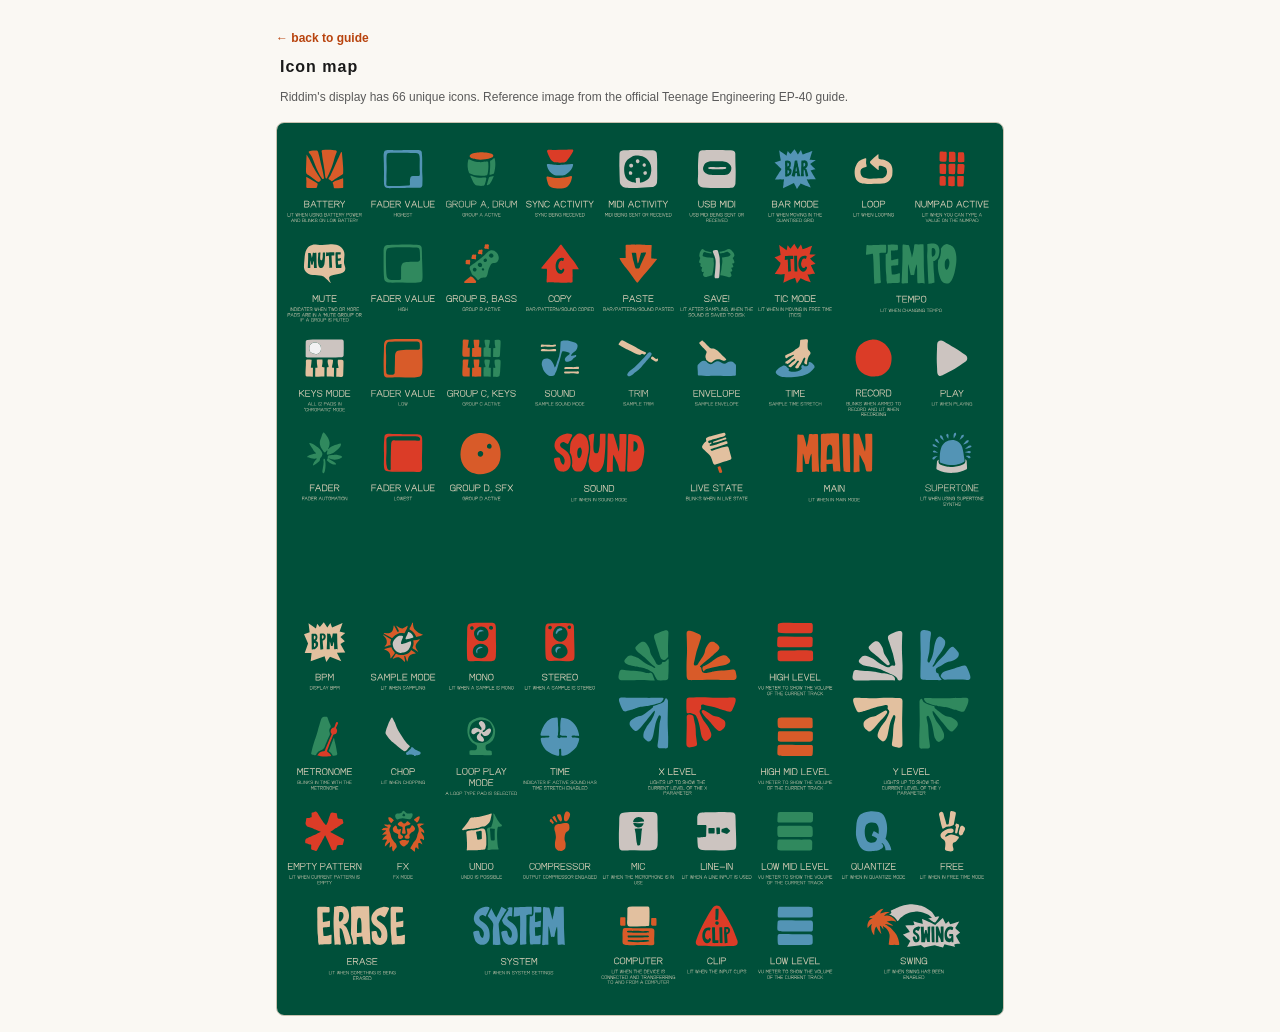
<file: icons.html>
<!DOCTYPE html>
<html lang="en">
<head>
  <meta charset="UTF-8">
  <meta name="viewport" content="width=device-width, initial-scale=1.0">
  <title>Icon map — Riddim</title>
  <link rel="icon" type="image/png" sizes="32x32" href="assets/favicon-32.png">
  <link rel="icon" type="image/png" sizes="16x16" href="assets/favicon-16.png">
  <link rel="apple-touch-icon" sizes="180x180" href="assets/apple-touch-icon.png">
  <meta name="theme-color" content="#2a7c44">
  <link rel="stylesheet" href="css/main.css">
</head>
<body>
  <div class="rd-app">
    <div class="rd-page-nav">
      <a href="index.html">← back to guide</a>
    </div>
    <h1 class="rd-sections-title">Icon map</h1>
    <p class="rd-sections-sub">Riddim's display has 66 unique icons. Reference image from the official Teenage Engineering EP-40 guide.</p>
    <img src="assets/icon-map.svg" alt="Riddim icon map" class="rd-ref-img">
  </div>
</body>
</html>
</file>
<file: css/main.css>
/* =============================================================================
   main.css — Riddim + Ting Learning Guide
   Photo-accurate skeuomorphic styling with dark labels, combo mode, sections
   ============================================================================= */

* { box-sizing: border-box; }

body {
  margin: 0;
  font-family: 'Helvetica Neue', Arial, sans-serif;
  color: #1a1a1a;
  background: #faf8f3;
  -webkit-font-smoothing: antialiased;
}

.rd-app {
  max-width: 760px;
  margin: 0 auto;
  padding: 16px;
}

kbd {
  display: inline-block;
  padding: 1px 5px;
  background: #2c2c2a;
  color: #f4f1ea;
  border-radius: 3px;
  font-family: 'Courier New', monospace;
  font-size: 11px;
  font-weight: 700;
  margin: 0 2px;
}

code {
  background: rgba(0, 0, 0, 0.06);
  padding: 1px 4px;
  border-radius: 2px;
  font-size: 11px;
}

/* ============================================================================
   TOP BAR
   ============================================================================ */

.rd-topbar {
  display: flex;
  flex-wrap: wrap;
  align-items: center;
  gap: 8px;
  padding: 10px 12px;
  background: #f4f1ea;
  border: 1px solid #c8c2b0;
  border-radius: 10px;
  margin-bottom: 12px;
}
.rd-topbar h2 {
  margin: 0;
  font-size: 14px;
  font-weight: 700;
  letter-spacing: 1.5px;
  color: #2c2c2a;
  flex-shrink: 0;
}
.rd-search-wrap {
  position: relative;
  flex: 1;
  min-width: 180px;
}
.rd-search {
  width: 100%;
  padding: 8px 12px;
  border: 1px solid #b8b1a0;
  border-radius: 6px;
  font-size: 13px;
  background: #fff;
  outline: none;
  font-family: inherit;
}
.rd-search:focus { border-color: #f2691f; box-shadow: 0 0 0 2px rgba(242, 105, 31, 0.2); }
.rd-topbar-actions {
  display: flex;
  gap: 6px;
  flex-wrap: wrap;
}
.rd-btn-base {
  padding: 7px 12px;
  border: 1px solid #888;
  background: #fff;
  color: #1a1a1a;
  font-size: 11px;
  font-weight: 600;
  border-radius: 6px;
  cursor: pointer;
  letter-spacing: 0.5px;
  font-family: inherit;
}
.rd-btn-base:hover { background: #f0ebe0; }
.rd-btn-base.active { background: #1a1a1a; color: #f4f1ea; border-color: #1a1a1a; }
.rd-btn-base.active.combo { background: #f2691f; border-color: #b8430d; color: #1a1a1a; }
.rd-btn-base.active.ting { background: #1a4d1a; border-color: #0a2d0a; color: #f5f0e0; }

/* ============================================================================
   RESULTS DROPDOWN
   ============================================================================ */

.rd-results {
  background: #fff;
  border: 1px solid #c8c2b0;
  border-radius: 8px;
  max-height: 240px;
  overflow-y: auto;
  margin-bottom: 8px;
  display: none;
}
.rd-results.visible { display: block; }
.rd-result {
  padding: 8px 12px;
  border-bottom: 1px solid #f0ebe0;
  cursor: pointer;
  font-size: 12px;
}
.rd-result:hover { background: #f4f1ea; }
.rd-result:last-child { border-bottom: none; }
.rd-r-name { font-weight: 600; color: #1a1a1a; }
.rd-r-cat { font-size: 10px; color: #888; letter-spacing: 0.5px; margin-top: 2px; }

/* ============================================================================
   COMBO BAR (reverse search)
   ============================================================================ */

.rd-combo-bar {
  background: #fff7e6;
  border: 2px solid #f2691f;
  border-radius: 8px;
  padding: 10px 12px;
  margin-bottom: 12px;
  display: none;
}
.rd-combo-bar.visible { display: block; }
.rd-combo-head {
  display: flex;
  align-items: center;
  gap: 8px;
  margin-bottom: 6px;
  flex-wrap: wrap;
}
.rd-combo-head .label {
  font-size: 11px;
  font-weight: 700;
  letter-spacing: 1px;
  color: #b8430d;
}
.rd-combo-head .actions { margin-left: auto; display: flex; gap: 4px; }
.rd-combo-head .actions button {
  padding: 3px 8px;
  font-size: 10px;
  border: 1px solid #b8430d;
  background: #fff;
  color: #b8430d;
  border-radius: 4px;
  cursor: pointer;
  font-weight: 600;
}
.rd-combo-buffer {
  display: flex;
  flex-wrap: wrap;
  gap: 4px;
  align-items: center;
  min-height: 24px;
}
.rd-combo-hint { font-size: 11px; color: #888; font-style: italic; }
.rd-combo-chip {
  display: inline-block;
  padding: 3px 8px;
  border-radius: 4px;
  font-size: 11px;
  font-weight: 700;
  font-family: 'Courier New', monospace;
  color: #fff;
}
.rd-combo-chip.s1 { background: #f2691f; }
.rd-combo-chip.s2 { background: #4a9fe2; }
.rd-combo-chip.s3 { background: #7a2ac9; }
.rd-combo-chip.s4 { background: #1a4d1a; }
.rd-combo-chip.s5 { background: #c93a0e; }
.rd-combo-match { margin-top: 6px; font-size: 12px; }
.rd-combo-found { color: #1a4d1a; font-weight: 500; padding: 6px 8px; background: rgba(26, 77, 26, 0.08); border-radius: 4px; }
.rd-combo-found b { color: #0a2d0a; }
.rd-combo-partial { color: #b8430d; font-style: italic; padding: 4px 0; }
.rd-combo-none { color: #c93a0e; padding: 4px 0; }

/* Hint cursor when combo mode active */
body.combo-active [data-btn] { cursor: crosshair; }

/* ============================================================================
   DEVICE — outer chassis & top deck
   ============================================================================ */

.rd-stage { position: relative; }

.rd-device {
  position: relative;
  background: #e8dfc4;
  border: 1px solid #b8b1a0;
  border-radius: 14px;
  overflow: visible;
  box-shadow: 0 1px 0 #fff inset, 0 2px 4px rgba(0, 0, 0, 0.08);
}

.rd-iorow {
  display: flex;
  gap: 5px;
  padding: 6px 16px 0;
  height: 30px;
  align-items: flex-end;
  position: relative;
  z-index: 3;
}
.rd-iotab {
  padding: 6px 14px 4px;
  font-size: 9px;
  font-weight: 800;
  letter-spacing: 1.5px;
  border-radius: 5px 5px 0 0;
  display: flex;
  align-items: center;
  justify-content: center;
  min-width: 44px;
  border: 1px solid rgba(0, 0, 0, 0.15);
  border-bottom: none;
  box-shadow: inset 0 1px 0 rgba(255, 255, 255, 0.4);
}
.rd-iotab.cream { background: #f5f0e0; color: #1a4d1a; }
.rd-iotab.orange { background: #f2691f; color: #1a1a1a; } /* black on orange */
.rd-iotab.green { background: #1a4d1a; color: #f5f0e0; position: relative; } /* cream on green */
.rd-iotab.spacer { flex: 1; min-width: 0; padding: 0; background: transparent; border: none; box-shadow: none; position: relative; }

.rd-power-btn {
  position: absolute;
  top: -12px;
  right: 14px;
  width: 8px;
  height: 14px;
  background: #f2691f;
  border-radius: 2px 2px 0 0;
  border: 1px solid #b8430d;
}

.rd-greenpair { display: flex; gap: 0; position: relative; }
.rd-greenpair .rd-iotab { border-radius: 0; }
.rd-greenpair .rd-iotab:first-child { border-radius: 5px 0 0 0; }
.rd-greenpair .rd-iotab:last-child { border-radius: 0 5px 0 0; border-left: 1px solid rgba(0, 0, 0, 0.3); }
.rd-iotop {
  position: absolute;
  top: -10px;
  left: 0;
  right: 0;
  display: flex;
  justify-content: space-around;
  font-size: 7px;
  letter-spacing: 1px;
  color: #5a5a5a;
  font-weight: 800;
  padding: 0 4px;
}

/* ============================================================================
   LCD strip
   ============================================================================ */

.rd-page-nav { padding: 12px 0; }
.rd-page-nav a { color: #b8430d; font-size: 12px; font-weight: 600; text-decoration: none; }
.rd-page-nav a:hover { text-decoration: underline; }

.rd-ref-img {
  width: 100%;
  height: auto;
  display: block;
  margin-top: 16px;
  border-radius: 8px;
  border: 1px solid #c8c2b0;
}
   
.rd-lcd-container { position: relative; margin: 0 16px; }
.rd-lcd {
  background: linear-gradient(180deg, #3da84a 0%, #2e8b3a 100%);
  border: 1px solid #1a4d1a;
  border-radius: 6px;
  padding: 90px 14px 10px;
  position: relative;
  min-height: 170px;
  box-shadow: inset 0 2px 4px rgba(0, 0, 0, 0.3), inset 0 -1px 2px rgba(0, 0, 0, 0.2);
}
.rd-lcd::before {
  content: '';
  position: absolute;
  top: 0;
  left: 8px;
  right: 8px;
  height: 30px;
  background: linear-gradient(180deg, rgba(255, 255, 255, 0.18) 0%, rgba(255, 255, 255, 0) 100%);
  border-radius: 6px 6px 0 0;
  pointer-events: none;
}
.rd-lcd-screw {
  position: absolute;
  left: 50%;
  transform: translateX(-50%);
  width: 5px;
  height: 5px;
  background: #0a2d0a;
  border-radius: 50%;
  box-shadow: inset 0 1px 1px rgba(0, 0, 0, 0.4);
}
.rd-lcd-screw.t { top: 6px; }
.rd-lcd-screw.b { bottom: 6px; }

/* Brand plate overlapping LCD */
.rd-brandplate {
  position: absolute;
  top: -2px;
  left: 6px;
  right: 130px;
  background: #f8f1e0;
  border: 1px solid #d4cdb6;
  border-radius: 6px;
  padding: 14px 18px 12px;
  z-index: 2;
  box-shadow: 0 4px 8px rgba(0, 0, 0, 0.18), 0 1px 0 rgba(255, 255, 255, 0.7) inset;
}
.rd-brandplate::before, .rd-brandplate::after, .rd-brandplate .scr3, .rd-brandplate .scr4 {
  content: '';
  position: absolute;
  width: 4px;
  height: 4px;
  background: #c8c2b0;
  border-radius: 50%;
  box-shadow: inset 0 1px 1px rgba(0, 0, 0, 0.3);
}
.rd-brandplate::before { top: 6px; left: 6px; }
.rd-brandplate::after { top: 6px; right: 6px; }
.rd-brandplate .scr3 { bottom: 6px; left: 6px; }
.rd-brandplate .scr4 { bottom: 6px; right: 6px; }
.rd-logo {
  font-family: 'Arial Black', Arial, sans-serif;
  font-size: 34px;
  font-weight: 900;
  color: #1a4d1a;
  letter-spacing: -1.5px;
  line-height: 0.9;
  display: inline-block;
  transform: scaleX(0.9);
  transform-origin: left;
}
.rd-supertone {
  font-size: 12px;
  color: #f2691f;
  letter-spacing: 3px;
  font-weight: 800;
  margin-top: 2px;
}

/* Speaker overlapping LCD */
.rd-speaker-housing {
  position: absolute;
  top: -2px;
  right: 6px;
  width: 118px;
  height: 96px;
  background: #e8dfc4;
  border: 1px solid #d4cdb6;
  border-radius: 6px;
  padding: 6px;
  z-index: 2;
  box-shadow: 0 4px 8px rgba(0, 0, 0, 0.18), inset 0 1px 0 rgba(255, 255, 255, 0.4);
  display: flex;
  align-items: center;
  justify-content: center;
}
.rd-speaker-housing::before, .rd-speaker-housing::after {
  content: '';
  position: absolute;
  width: 3px;
  height: 3px;
  background: #888;
  border-radius: 50%;
}
.rd-speaker-housing::before { top: 4px; left: 4px; }
.rd-speaker-housing::after { bottom: 4px; right: 4px; }
.rd-speaker {
  width: 100%;
  height: 100%;
  background: repeating-linear-gradient(180deg, #1a3a1a 0px, #1a3a1a 4px, #e8dfc4 4px, #e8dfc4 7px);
  border-radius: 3px;
  position: relative;
  overflow: hidden;
}
.rd-speaker::before {
  content: '';
  position: absolute;
  top: 50%;
  left: 50%;
  transform: translate(-50%, -50%);
  width: 60px;
  height: 60px;
  border-radius: 50%;
  background: radial-gradient(circle at 35% 35%, #3a5a3a 0%, #0a1a0a 75%);
  border: 1px solid #0a0a0a;
}
.rd-speaker::after {
  content: '';
  position: absolute;
  top: 50%;
  left: 50%;
  transform: translate(-50%, -50%);
  width: 18px;
  height: 18px;
  border-radius: 50%;
  background: #0a0a0a;
  box-shadow: 0 0 0 2px #2a3a2a, 0 1px 1px rgba(255, 255, 255, 0.1) inset;
}

/* LCD content */
.rd-lcd-content {
  display: grid;
  grid-template-columns: 1fr 88px 1fr;
  gap: 8px;
  align-items: center;
  margin-top: 6px;
}
.rd-lcd-icons {
  display: flex;
  flex-wrap: wrap;
  gap: 3px;
  align-items: center;
  align-content: center;
}
.rd-lcd-icons svg { width: 18px; height: 18px; display: block; flex-shrink: 0; }
.rd-lcd-icons .txt {
  font-size: 8px;
  letter-spacing: 0.5px;
  padding: 2px 4px;
  background: #0d2a08;
  color: #5db94f;
  border-radius: 2px;
  font-weight: 800;
  line-height: 1;
}
.rd-lcd-icons .txt.bl { background: #4a9fe2; color: #fff; }
.rd-lcd-display {
  background: #0d2a08;
  border-radius: 3px;
  padding: 6px 8px;
  text-align: center;
  box-shadow: inset 0 2px 4px rgba(0, 0, 0, 0.6);
  border: 1px solid #0a2d0a;
}
.rd-lcd-display .seg {
  font-family: 'Courier New', monospace;
  font-size: 22px;
  font-weight: 700;
  color: #b8e8aa;
  letter-spacing: 3px;
}
.rd-lcd-bottom {
  display: flex;
  align-items: center;
  gap: 5px;
  margin-top: 8px;
  padding-top: 6px;
  border-top: 1px dashed rgba(13, 42, 8, 0.25);
  flex-wrap: wrap;
  justify-content: space-between;
}
.rd-lcd-bottom svg { width: 16px; height: 16px; flex-shrink: 0; }
.rd-lcd-bottom .lbl {
  font-size: 11px;
  font-weight: 800;
  letter-spacing: 0.5px;
  color: #0d2a08;
  font-family: 'Arial Black', Arial, sans-serif;
}
.rd-lcd-bottom .lbl.or { color: #f2691f; }
.rd-lcd-bottom .grp { display: flex; align-items: center; gap: 3px; }

.rd-original {
  font-size: 9px;
  color: #1a1a1a;
  letter-spacing: 2px;
  font-weight: 600;
  padding: 4px 16px 6px;
  background: #e8dfc4;
}

/* ============================================================================
   CONTROLS — knobs, LIVE cluster
   ============================================================================ */

.rd-controls {
  display: grid;
  grid-template-columns: 60px 1fr 64px 64px;
  gap: 14px;
  padding: 10px 16px 4px;
  align-items: end;
  background: #e8dfc4;
}
.rd-vol-wrap { display: flex; flex-direction: column; align-items: center; gap: 3px; }
.rd-ctrl-lbl {
  font-size: 8px;
  font-weight: 800;
  letter-spacing: 1.5px;
  color: #4a4a48;
  text-align: center;
}
.rd-knob {
  border-radius: 50%;
  border: 1px solid #1a1a1a;
  position: relative;
  cursor: pointer;
  box-shadow: inset 0 -3px 6px rgba(0, 0, 0, 0.35), inset 0 2px 3px rgba(255, 255, 255, 0.3), 0 2px 3px rgba(0, 0, 0, 0.25);
}
.rd-knob.vol {
  width: 42px; height: 42px;
  background: radial-gradient(circle at 30% 25%, #fafafa 0%, #f0e9d4 50%, #c8c2b0 100%);
}
.rd-knob.x {
  width: 54px; height: 54px;
  background: radial-gradient(circle at 30% 25%, #ff8a4a 0%, #f2691f 45%, #a83a0a 100%);
  display: flex;
  align-items: center;
  justify-content: center;
}
.rd-knob.y {
  width: 54px; height: 54px;
  background: radial-gradient(circle at 30% 25%, #3a8d3a 0%, #1a4d1a 45%, #0a2d0a 100%);
  display: flex;
  align-items: center;
  justify-content: center;
}
.rd-knob::after {
  content: '';
  position: absolute;
  top: 5px;
  left: 50%;
  width: 2px;
  height: 9px;
  background: #1a1a1a;
  transform: translateX(-50%);
  border-radius: 1px;
}
.rd-knob.x::after { background: #1a1a1a; } /* black notch on orange (more contrast) */
.rd-knob.y::after { background: #b8e8aa; }
.rd-knob .knob-lbl {
  font-family: 'Arial Black', Arial, sans-serif;
  font-size: 13px;
  font-weight: 900;
  color: #1a1a1a; /* black on orange */
  pointer-events: none;
  margin-top: 6px;
}
.rd-knob.y .knob-lbl { color: #f5f0e0; } /* cream on dark green */

.rd-live-wrap { position: relative; padding: 14px 6px 0; }
.rd-live-bracket {
  position: absolute;
  top: 8px;
  left: 0;
  right: 0;
  height: 8px;
  border-top: 1px solid #1a1a1a;
  border-left: 1px solid #1a1a1a;
  border-right: 1px solid #1a1a1a;
  border-radius: 3px 3px 0 0;
  pointer-events: none;
}
.rd-live-bracket::before {
  content: 'LIVE';
  position: absolute;
  top: -7px;
  left: 50%;
  transform: translateX(-50%);
  background: #e8dfc4;
  padding: 0 8px;
  font-size: 9px;
  font-weight: 800;
  letter-spacing: 1.5px;
  color: #1a1a1a;
}
.rd-live-grid {
  display: grid;
  grid-template-columns: 1fr 1fr 1fr;
  grid-template-rows: 1fr 1fr;
  gap: 3px;
}
.rd-live-btn {
  background: #f4efdd;
  border: 1px solid #1a1a1a;
  border-radius: 3px;
  padding: 5px 4px;
  font-size: 9px;
  font-weight: 800;
  letter-spacing: 0.5px;
  cursor: pointer;
  min-height: 22px;
  display: flex;
  align-items: center;
  justify-content: center;
  box-shadow: inset 0 -1px 2px rgba(0, 0, 0, 0.15), inset 0 1px 1px rgba(255, 255, 255, 0.5);
  color: #1a1a1a;
  font-family: 'Arial Black', Arial, sans-serif;
}
.rd-live-btn:active { box-shadow: inset 0 1px 2px rgba(0, 0, 0, 0.2); }
.rd-live-btn.commit { background: #f2691f; color: #1a1a1a; border-color: #b8430d; } /* black on orange */
.rd-live-btn.loop { background: #1a4d1a; color: #f5f0e0; border-color: #0a2d0a; } /* cream on green */

.rd-knob-bracket { display: flex; flex-direction: column; align-items: center; gap: 3px; }
.rd-bracket-bottom { display: flex; align-items: center; gap: 3px; margin-top: 2px; }
.rd-bracket-bottom .br { width: 1px; height: 8px; background: #f2691f; }
.rd-bracket-bottom .lbl { font-size: 9px; font-weight: 900; color: #f2691f; letter-spacing: 1px; font-family: 'Arial Black', Arial, sans-serif; }
.rd-bracket-bottom.green .br { background: #1a4d1a; }
.rd-bracket-bottom.green .lbl { color: #1a4d1a; }

/* LEDs row */
.rd-leds-row {
  display: grid;
  grid-template-columns: 60px 1fr 64px 64px;
  gap: 14px;
  padding: 0 16px 4px;
  background: #e8dfc4;
}
.rd-leds { display: flex; justify-content: space-around; padding: 0 8px; }
.rd-led { display: flex; flex-direction: column; align-items: center; gap: 2px; }
.rd-led .dot { width: 5px; height: 5px; border-radius: 50%; }
.rd-led .dot.on { background: #f2691f; box-shadow: 0 0 4px #f2691f; }
.rd-led .dot.off { background: #1a1a1a; }
.rd-led .lbl { font-size: 8px; font-weight: 800; letter-spacing: 1px; color: #4a4a48; }

/* ============================================================================
   MAIN GRID — pads, fader, side buttons
   ============================================================================ */

.rd-main-grid {
  display: grid;
  grid-template-columns: 50px 26px 1fr 56px 56px;
  gap: 8px;
  padding: 8px 16px 14px;
  background: #e8dfc4;
  align-items: stretch;
}
.rd-leftcol { display: flex; flex-direction: column; gap: 6px; align-items: center; }
.rd-fader-track {
  width: 12px;
  height: 90px;
  background: linear-gradient(90deg, #b8b1a0 0%, #d4cdb6 50%, #b8b1a0 100%);
  border-radius: 6px;
  position: relative;
  border: 1px solid #1a1a1a;
  margin: 4px 0;
  box-shadow: inset 0 1px 2px rgba(0, 0, 0, 0.3);
  cursor: pointer;
}
.rd-fader-thumb {
  position: absolute;
  left: -10px;
  width: 30px;
  height: 16px;
  background: linear-gradient(180deg, #2c2c2a 0%, #0a0a0a 100%);
  border-radius: 3px;
  top: 38%;
  box-shadow: 0 1px 2px rgba(0, 0, 0, 0.4);
  border: 1px solid #0a0a0a;
}
.rd-fader-thumb::before, .rd-fader-thumb::after {
  content: '';
  position: absolute;
  left: 4px;
  right: 4px;
  height: 1px;
  background: #5a5a58;
}
.rd-fader-thumb::before { top: 5px; }
.rd-fader-thumb::after { bottom: 5px; }

.rd-groups { display: flex; flex-direction: column; gap: 4px; align-items: center; justify-content: space-evenly; }
.rd-group {
  width: 24px;
  height: 24px;
  background: #f4efdd;
  border: 1px solid #1a1a1a;
  border-radius: 3px;
  cursor: pointer;
  padding: 2px;
  display: flex;
  align-items: center;
  justify-content: center;
  box-shadow: inset 0 -1px 1px rgba(0, 0, 0, 0.1);
}
.rd-group svg { width: 100%; height: 100%; }

.rd-pads-wrap { display: flex; flex-direction: column; gap: 0; }
.rd-pad-row { display: grid; grid-template-columns: repeat(3, 1fr); gap: 2px; }
.rd-pad {
  background: linear-gradient(180deg, #fafafa 0%, #f0ebd6 100%);
  border: 1px solid #1a1a1a;
  border-radius: 4px;
  cursor: pointer;
  padding: 0;
  min-height: 46px;
  display: flex;
  align-items: center;
  justify-content: center;
  font-size: 22px;
  color: #1a4d1a;
  font-weight: 700;
  box-shadow: inset 0 -2px 3px rgba(0, 0, 0, 0.15), inset 0 1px 1px rgba(255, 255, 255, 0.6);
  position: relative;
  font-family: inherit;
}
.rd-pad:active { box-shadow: inset 0 2px 3px rgba(0, 0, 0, 0.2); }
.rd-pad.enter { font-size: 9px; letter-spacing: 1px; color: #1a1a1a; font-family: 'Arial Black', Arial, sans-serif; }

.rd-pad-label-row { display: grid; grid-template-columns: repeat(3, 1fr); gap: 2px; padding: 0 2px; margin-top: 2px; }
.rd-pad-label {
  display: flex;
  align-items: center;
  justify-content: center;
  gap: 3px;
  font-size: 7px;
  font-weight: 800;
  letter-spacing: 0.5px;
  color: #4a4a48;
  line-height: 1;
  padding: 1px 0;
}
.rd-pad-label .ld {
  width: 4px;
  height: 4px;
  border-radius: 50%;
  background: #1a1a1a;
}

.rd-rightcol { display: flex; flex-direction: column; gap: 4px; justify-content: space-between; }
.rd-fbtn-wrap { display: flex; flex-direction: column; align-items: stretch; }
.rd-fbtn {
  background: #f4efdd;
  border: 1px solid #1a1a1a;
  border-radius: 3px;
  cursor: pointer;
  padding: 6px 4px;
  font-size: 9px;
  font-weight: 800;
  letter-spacing: 0.8px;
  color: #1a1a1a;
  text-align: center;
  min-height: 28px;
  display: flex;
  align-items: center;
  justify-content: center;
  box-shadow: inset 0 -1px 2px rgba(0, 0, 0, 0.15), inset 0 1px 1px rgba(255, 255, 255, 0.5);
  font-family: 'Arial Black', Arial, sans-serif;
}
.rd-fbtn:active { box-shadow: inset 0 1px 2px rgba(0, 0, 0, 0.2); }
.rd-fbtn-sub {
  font-size: 7px;
  font-weight: 800;
  letter-spacing: 1px;
  color: #1a4d1a;
  text-align: center;
  padding: 2px 0;
  height: 12px;
}
.rd-fbtn.sm { min-height: 20px; padding: 3px; font-size: 9px; }
.rd-fbtn.minus, .rd-fbtn.plus { font-size: 16px; min-height: 26px; }
.rd-fbtn.rec {
  background: linear-gradient(180deg, #ff8a4a 0%, #f2691f 100%);
  color: #1a1a1a; /* black on orange */
  border-color: #b8430d;
  min-height: 38px;
  font-size: 10px;
}
.rd-fbtn.play {
  background: linear-gradient(180deg, #3a8d3a 0%, #1a4d1a 100%);
  color: #f5f0e0; /* cream on green */
  border-color: #0a2d0a;
  min-height: 38px;
  font-size: 10px;
}
.rd-fbtn.shift { min-height: 24px; font-size: 9px; letter-spacing: 1px; width: 100%; }
.rd-fbtn.keys { min-height: 22px; font-size: 9px; letter-spacing: 1px; }
.rd-fbtn.fader-btn { min-height: 18px; font-size: 8px; padding: 3px; }

/* ============================================================================
   HIGHLIGHTING & STEP BADGES
   ============================================================================ */

.h-1 { box-shadow: 0 0 0 3px #f2691f, 0 0 8px #f2691f !important; z-index: 5; position: relative; }
.h-2 { box-shadow: 0 0 0 3px #4a9fe2, 0 0 8px #4a9fe2 !important; z-index: 5; position: relative; }
.h-3 { box-shadow: 0 0 0 3px #7a2ac9, 0 0 8px #7a2ac9 !important; z-index: 5; position: relative; }
.h-4 { box-shadow: 0 0 0 3px #1a4d1a, 0 0 8px #1a4d1a !important; z-index: 5; position: relative; }
.h-5 { box-shadow: 0 0 0 3px #c93a0e, 0 0 8px #c93a0e !important; z-index: 5; position: relative; }

.rd-step-badge {
  position: absolute;
  top: -8px;
  right: -8px;
  width: 18px;
  height: 18px;
  border-radius: 50%;
  background: #f2691f;
  color: #fff;
  font-size: 11px;
  font-weight: 800;
  display: flex;
  align-items: center;
  justify-content: center;
  border: 2px solid #fff;
  z-index: 10;
  box-shadow: 0 1px 2px rgba(0, 0, 0, 0.3);
}
.rd-step-badge.s2 { background: #4a9fe2; }
.rd-step-badge.s3 { background: #7a2ac9; }
.rd-step-badge.s4 { background: #1a4d1a; }
.rd-step-badge.s5 { background: #c93a0e; }

/* ============================================================================
   INFO CARD (fixed min-height)
   ============================================================================ */

.rd-info {
  background: #f4f1ea;
  border: 1px solid #c8c2b0;
  border-radius: 8px;
  padding: 14px 16px;
  margin-top: 14px;
  min-height: 180px;
  font-size: 13px;
  line-height: 1.55;
  color: #2c2c2a;
}
.rd-info-title {
  font-size: 16px;
  font-weight: 700;
  margin: 0 0 6px;
  color: #1a1a1a;
}
.rd-info-meta { margin-bottom: 8px; }
.rd-info-cat {
  display: inline-block;
  font-size: 10px;
  padding: 3px 8px;
  background: #2c2c2a;
  color: #f4f1ea;
  border-radius: 3px;
  margin-right: 6px;
  letter-spacing: 0.5px;
  font-weight: 700;
}
.rd-info-section {
  display: inline-block;
  font-size: 11px;
  color: #888;
  font-weight: 600;
}
.rd-info-seq {
  margin: 8px 0;
  font-size: 12px;
  color: #4a4a48;
  font-family: 'Courier New', monospace;
}
.rd-info-seq .step {
  display: inline-block;
  padding: 2px 6px;
  border-radius: 3px;
  margin-right: 4px;
  font-weight: 800;
}
.rd-info-seq .step.s1 { background: #f2691f; color: #fff; }
.rd-info-seq .step.s2 { background: #4a9fe2; color: #fff; }
.rd-info-seq .step.s3 { background: #7a2ac9; color: #fff; }
.rd-info-seq .step.s4 { background: #1a4d1a; color: #fff; }
.rd-info-seq .step.s5 { background: #c93a0e; color: #fff; }
.rd-info-body { color: #2c2c2a; }

/* ============================================================================
   SECTIONS — full command reference
   ============================================================================ */

.rd-sections-wrap {
  margin-top: 16px;
}
.rd-sections-title {
  font-size: 16px;
  font-weight: 700;
  letter-spacing: 1px;
  color: #1a1a1a;
  margin: 0 0 8px;
  padding: 0 4px;
}
.rd-sections-sub {
  font-size: 12px;
  color: #5a5a5a;
  margin-bottom: 12px;
  padding: 0 4px;
  line-height: 1.5;
}
.rd-sections-sub a { color: #b8430d; }
.rd-sections {
  display: flex;
  flex-direction: column;
  gap: 8px;
}
.rd-sec {
  background: #fff;
  border: 1px solid #c8c2b0;
  border-radius: 8px;
  overflow: hidden;
}
.rd-sec[open] .rd-sec-summary { border-bottom: 1px solid #e8e2d0; }
.rd-sec-summary {
  display: flex;
  align-items: center;
  gap: 8px;
  padding: 10px 14px;
  cursor: pointer;
  user-select: none;
  font-size: 13px;
  background: #f4f1ea;
}
.rd-sec-summary::-webkit-details-marker { display: none; }
.rd-sec-summary::marker { content: ''; }
.rd-sec-summary::before {
  content: '\25B8';
  font-size: 10px;
  color: #888;
  transition: transform 0.15s;
}
.rd-sec[open] .rd-sec-summary::before { transform: rotate(90deg); }
.rd-sec-num {
  font-family: 'Courier New', monospace;
  font-weight: 700;
  color: #b8430d;
  font-size: 12px;
  min-width: 26px;
}
.rd-sec-title { font-weight: 700; color: #1a1a1a; flex: 1; }
.rd-sec-count {
  background: #2c2c2a;
  color: #f4f1ea;
  font-size: 10px;
  font-weight: 700;
  padding: 2px 8px;
  border-radius: 10px;
  letter-spacing: 0.5px;
}
.rd-sec-body {
  display: flex;
  flex-direction: column;
}
.rd-cmd-row {
  display: flex;
  align-items: center;
  gap: 10px;
  padding: 10px 14px;
  border-bottom: 1px solid #f0ebe0;
  cursor: pointer;
  text-align: left;
  background: transparent;
  border-left: none;
  border-right: none;
  border-top: none;
  width: 100%;
  font-family: inherit;
  font-size: 12px;
  color: #1a1a1a;
}
.rd-cmd-row:hover { background: #faf6e8; }
.rd-cmd-row:last-child { border-bottom: none; }
.rd-cmd-info { flex: 1; }
.rd-cmd-name { font-weight: 600; color: #1a1a1a; font-size: 13px; }
.rd-cmd-section { font-size: 10px; color: #888; font-family: 'Courier New', monospace; margin-top: 2px; }
.rd-cmd-seq {
  display: flex;
  flex-wrap: wrap;
  gap: 3px;
  align-items: center;
  flex-shrink: 0;
  max-width: 50%;
  justify-content: flex-end;
}
.rd-cmd-chip {
  display: inline-block;
  padding: 2px 6px;
  border-radius: 3px;
  font-size: 10px;
  font-weight: 700;
  font-family: 'Courier New', monospace;
  color: #fff;
}
.rd-cmd-chip.s1 { background: #f2691f; }
.rd-cmd-chip.s2 { background: #4a9fe2; }
.rd-cmd-chip.s3 { background: #7a2ac9; }
.rd-cmd-chip.s4 { background: #1a4d1a; }
.rd-cmd-chip.s5 { background: #c93a0e; }
.rd-cmd-arr { color: #888; font-size: 10px; font-weight: 700; }

/* ============================================================================
   TING PANEL (slide-in)
   ============================================================================ */

.rd-ting {
  position: absolute;
  top: 0;
  right: -300px;
  width: 280px;
  height: 100%;
  background: #e8dfc4;
  border: 1px solid #b8b1a0;
  border-radius: 14px;
  padding: 14px;
  transition: right 0.3s ease;
  overflow-y: auto;
  z-index: 20;
  box-shadow: -4px 0 12px rgba(0, 0, 0, 0.15);
}
.rd-ting.open { right: 0; }
.rd-ting h3 {
  margin: 0 0 10px;
  font-size: 13px;
  font-weight: 700;
  letter-spacing: 1px;
  color: #2c2c2a;
  border-bottom: 1px solid #c8c2b0;
  padding-bottom: 6px;
}
.rd-ting-mic {
  background: #f5f0e0;
  border: 1px solid #1a1a1a;
  border-radius: 8px;
  padding: 10px;
  margin: 10px 0;
}
.rd-ting-grille {
  width: 100%;
  height: 30px;
  background: repeating-linear-gradient(180deg, #1a1a1a 0px, #1a1a1a 2px, #d4cdb6 2px, #d4cdb6 5px);
  border-radius: 4px;
  margin-bottom: 8px;
}
.rd-ting-label { font-size: 14px; font-weight: 800; color: #1a4d1a; letter-spacing: 1px; }
.rd-ting-label .fx { color: #4a4a48; font-size: 10px; }
.rd-ting-handle {
  width: 30px;
  height: 60px;
  background: linear-gradient(180deg, #2a6d2a, #1a4d1a);
  border-radius: 4px;
  margin: 8px auto;
  border: 1px solid #0a2d0a;
  position: relative;
  cursor: pointer;
}
.rd-ting-handle::after {
  content: '';
  position: absolute;
  bottom: -10px;
  left: 50%;
  transform: translateX(-50%);
  width: 8px;
  height: 30px;
  background: #f2691f;
  border-radius: 4px;
}
.rd-ting-orange {
  width: 30px;
  height: 30px;
  background: linear-gradient(180deg, #ff7a3a, #f2691f);
  border-radius: 4px;
  margin: 0 auto;
  cursor: pointer;
  border: 1px solid #b8430d;
}
.rd-ting-sides { display: flex; gap: 4px; margin-top: 8px; justify-content: center; }
.rd-ting-side {
  width: 22px;
  height: 30px;
  background: #f4efdd;
  border: 1px solid #1a1a1a;
  border-radius: 3px;
  cursor: pointer;
  font-size: 10px;
  display: flex;
  align-items: center;
  justify-content: center;
  font-weight: 700;
}
.rd-ting-presets { display: grid; grid-template-columns: 1fr 1fr; gap: 4px; font-size: 10px; }
.rd-ting-preset {
  padding: 6px 8px;
  background: #fafafa;
  border: 1px solid #c8c2b0;
  border-radius: 3px;
  text-align: center;
  cursor: pointer;
  font-family: inherit;
  color: #1a1a1a;
}
.rd-ting-preset:hover { background: #f0ebe0; }
.rd-ting-section { margin-top: 12px; font-size: 11px; line-height: 1.5; color: #2c2c2a; }
.rd-ting-section h4 {
  margin: 0 0 4px;
  font-size: 11px;
  font-weight: 700;
  letter-spacing: 0.5px;
}

/* ============================================================================
   FOOTER / CREDITS
   ============================================================================ */

.rd-footer {
  margin-top: 20px;
  padding: 12px 4px;
  border-top: 1px solid #e0d8c0;
  font-size: 11px;
  color: #888;
  line-height: 1.5;
}
.rd-footer a { color: #b8430d; }

/* ============================================================================
   RESPONSIVE — mobile (≤700px)
   ============================================================================ */

@media (max-width: 700px) {
  .rd-app { padding: 10px; }
  .rd-topbar { padding: 8px 10px; gap: 6px; }
  .rd-topbar h2 { font-size: 12px; width: 100%; margin-bottom: 4px; }
  .rd-topbar-actions { width: 100%; }
  .rd-search-wrap { width: 100%; min-width: 0; }

  .rd-device { transform-origin: top left; }

  .rd-iorow { padding: 4px 8px 0; gap: 2px; }
  .rd-iotab { padding: 4px 6px 3px; font-size: 8px; min-width: 0; }

  .rd-lcd-container { margin: 0 8px; }
  .rd-lcd { padding: 70px 10px 8px; min-height: 140px; }
  .rd-brandplate { left: 4px; right: 90px; padding: 8px 10px; }
  .rd-logo { font-size: 24px; }
  .rd-supertone { font-size: 10px; letter-spacing: 2px; }
  .rd-speaker-housing { width: 80px; height: 70px; right: 4px; }

  .rd-lcd-icons svg { width: 14px; height: 14px; }
  .rd-lcd-icons .txt { font-size: 7px; padding: 1px 3px; }
  .rd-lcd-display { padding: 4px 6px; }
  .rd-lcd-display .seg { font-size: 18px; }
  .rd-lcd-bottom { gap: 3px; }
  .rd-lcd-bottom .lbl { font-size: 9px; }
  .rd-lcd-bottom svg { width: 12px; height: 12px; }

  .rd-controls { grid-template-columns: 44px 1fr 50px 50px; gap: 8px; padding: 8px 10px 4px; }
  .rd-knob.vol { width: 36px; height: 36px; }
  .rd-knob.x, .rd-knob.y { width: 44px; height: 44px; }
  .rd-knob .knob-lbl { font-size: 10px; margin-top: 4px; }

  .rd-leds-row { grid-template-columns: 44px 1fr 50px 50px; padding: 0 10px 4px; }

  .rd-main-grid { grid-template-columns: 40px 22px 1fr 44px 44px; gap: 4px; padding: 6px 10px 12px; }
  .rd-fbtn { font-size: 8px; padding: 4px 2px; }
  .rd-fbtn-sub { font-size: 6px; }
  .rd-pad { font-size: 18px; min-height: 38px; }
  .rd-pad-label { font-size: 6px; }
  .rd-fader-track { height: 70px; }
  .rd-group { width: 20px; height: 20px; }

  .rd-ting { width: 240px; right: -260px; }
  .rd-ting.open { right: -10px; }

  .rd-info { padding: 10px 12px; min-height: 200px; font-size: 12px; }
  .rd-info-title { font-size: 14px; }

  .rd-cmd-row { flex-wrap: wrap; padding: 8px 10px; }
  .rd-cmd-seq { max-width: 100%; justify-content: flex-start; margin-top: 4px; }
}

@media (max-width: 480px) {
  .rd-topbar h2 { display: none; }
  .rd-iotop { display: none; }
  .rd-topbar-actions { gap: 4px; }
  .rd-btn-base { padding: 6px 8px; font-size: 10px; }
}
</file>
